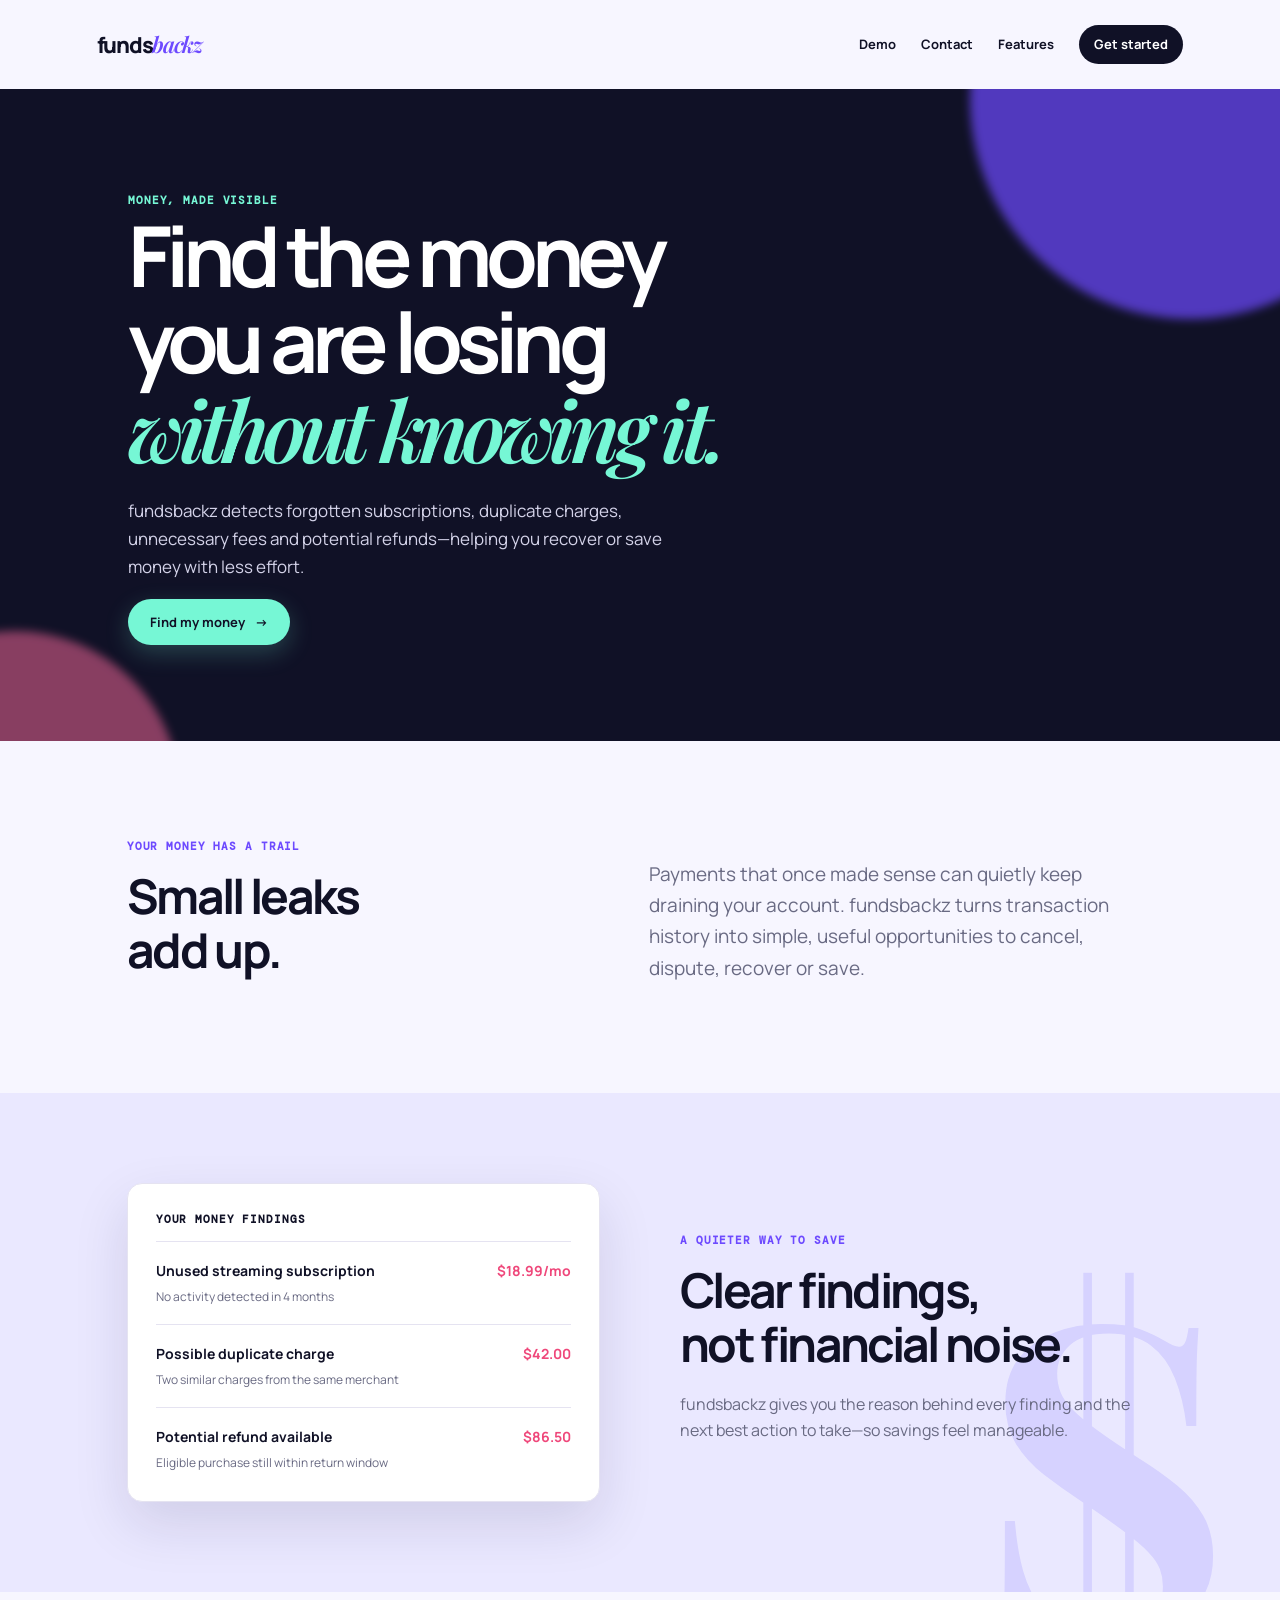
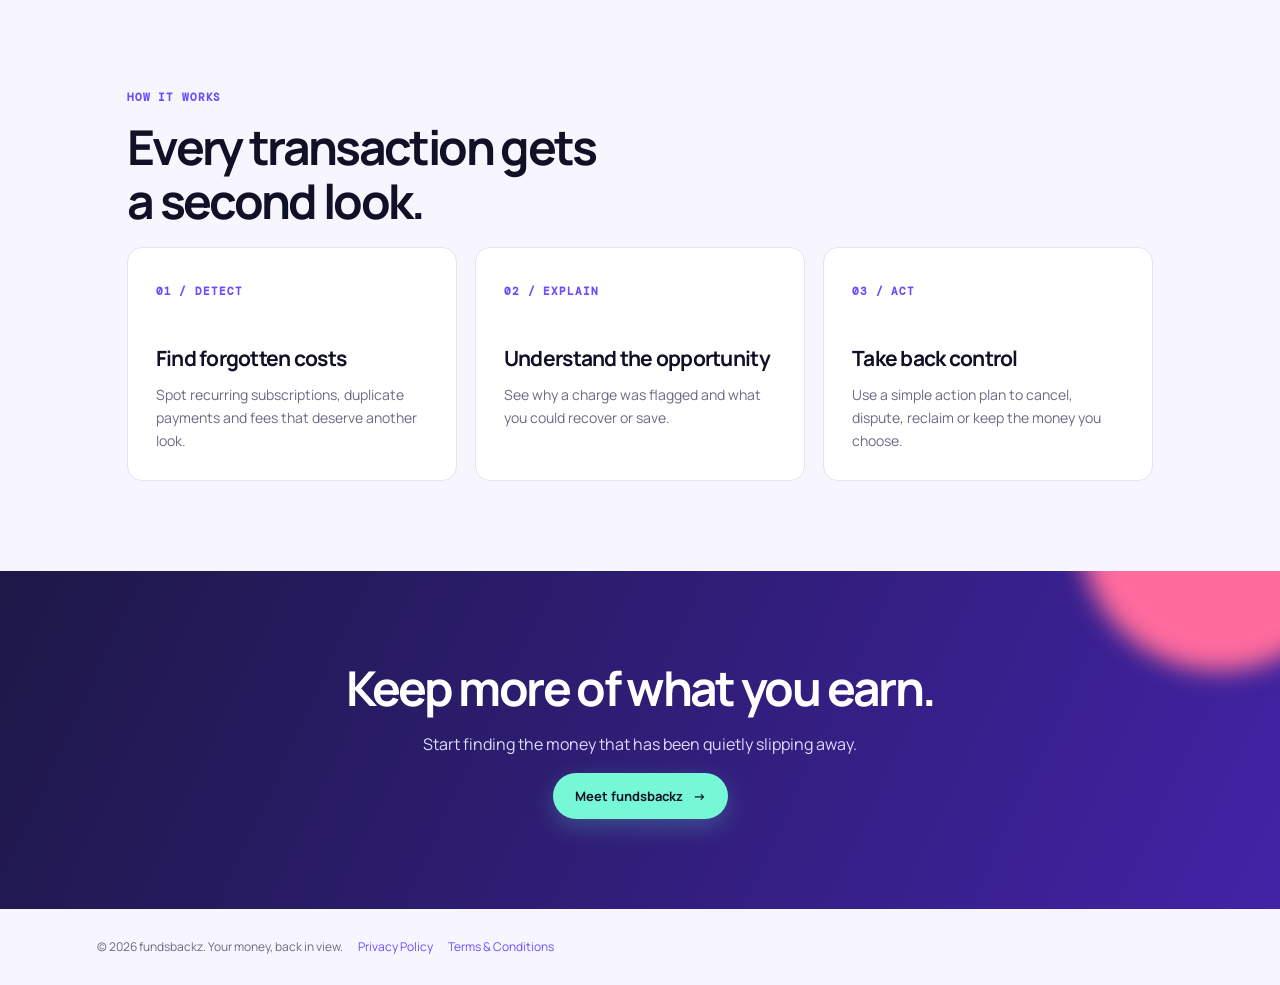
<file: index.html>
<!doctype html><html lang="en"><head><meta charset="utf-8"><meta name="viewport" content="width=device-width"><title>fundsbackz | Find money you are losing</title><link rel="stylesheet" href="site.css"></head><body><header class="nav"><span class="logo">funds<i>backz</i></span><nav><a href="demo.html">Demo</a><a href="contact.html">Contact</a><a href="product.html">Features</a><a href="#start">Get started</a></nav></header><main><section class="hero"><div><span class="eyebrow">MONEY, MADE VISIBLE</span><h1>Find the money<br>you are losing<br><em>without knowing it.</em></h1><p>fundsbackz detects forgotten subscriptions, duplicate charges, unnecessary fees and potential refunds—helping you recover or save money with less effort.</p><a class="btn" href="#find">Find my money <span>→</span></a></div></section><section class="wrap intro"><div><span class="eyebrow">YOUR MONEY HAS A TRAIL</span><h2>Small leaks<br>add up.</h2></div><p>Payments that once made sense can quietly keep draining your account. fundsbackz turns transaction history into simple, useful opportunities to cancel, dispute, recover or save.</p></section><section class="panel" id="find"><div class="wrap"><div class="card"><div class="head">YOUR MONEY FINDINGS</div><div class="row"><b>Unused streaming subscription <span class="amount">$18.99/mo</span></b><p>No activity detected in 4 months</p></div><div class="row"><b>Possible duplicate charge <span class="amount">$42.00</span></b><p>Two similar charges from the same merchant</p></div><div class="row"><b>Potential refund available <span class="amount">$86.50</span></b><p>Eligible purchase still within return window</p></div></div><div><span class="eyebrow">A QUIETER WAY TO SAVE</span><h2>Clear findings,<br>not financial noise.</h2><p>fundsbackz gives you the reason behind every finding and the next best action to take—so savings feel manageable.</p></div></div></section><section class="wrap" id="how"><span class="eyebrow">HOW IT WORKS</span><h2>Every transaction gets<br>a second look.</h2><div class="grid"><article class="box"><span class="num">01 / DETECT</span><h3>Find forgotten costs</h3><p>Spot recurring subscriptions, duplicate payments and fees that deserve another look.</p></article><article class="box"><span class="num">02 / EXPLAIN</span><h3>Understand the opportunity</h3><p>See why a charge was flagged and what you could recover or save.</p></article><article class="box"><span class="num">03 / ACT</span><h3>Take back control</h3><p>Use a simple action plan to cancel, dispute, reclaim or keep the money you choose.</p></article></div></section><section class="band" id="start"><h2>Keep more of what you earn.</h2><p>Start finding the money that has been quietly slipping away.</p><a class="btn" href="mailto:hello@fundsbackz.it.com">Meet fundsbackz <span>→</span></a></section></main><footer class="foot">© 2026 fundsbackz. Your money, back in view. <a href="privacy.html">Privacy Policy</a> <a href="terms.html">Terms &amp; Conditions</a></footer></body></html>
</file>
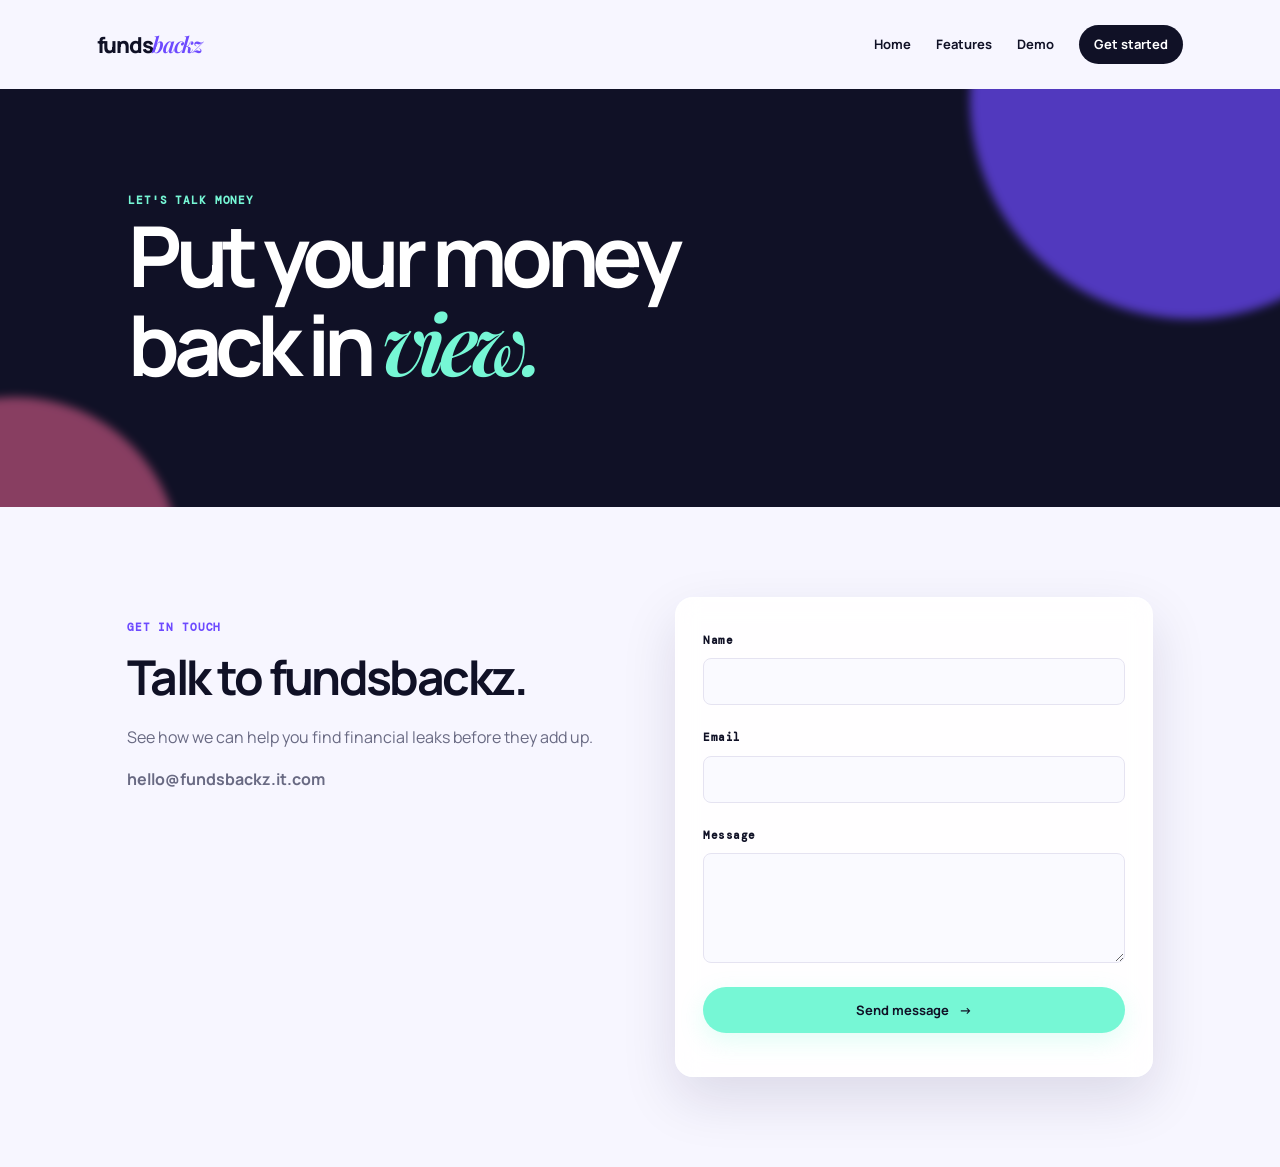
<file: contact.html>
<!doctype html><html lang="en"><head><meta charset="utf-8"><meta name="viewport" content="width=device-width"><title>fundsbackz | Contact</title><link rel="stylesheet" href="site.css"></head><body><header class="nav"><span class="logo">funds<i>backz</i></span><nav><a href="index.html">Home</a><a href="product.html">Features</a><a href="demo.html">Demo</a><a href="contact.html">Get started</a></nav></header><main><section class="hero"><span class="eyebrow">LET'S TALK MONEY</span><h1>Put your money<br>back in <em>view.</em></h1></section><section class="wrap contact-wrap"><div><span class="eyebrow">GET IN TOUCH</span><h2>Talk to fundsbackz.</h2><p>See how we can help you find financial leaks before they add up.</p><p><strong>hello@fundsbackz.it.com</strong></p></div><form class="card" onsubmit="event.preventDefault();document.getElementById('m').textContent='Thank you. We will be in touch.'"><label>Name</label><input required><label>Email</label><input type="email" required><label>Message</label><textarea></textarea><button class="btn form-btn">Send message <span>→</span></button><p id="m"></p></form></section></main></body></html>
</file>
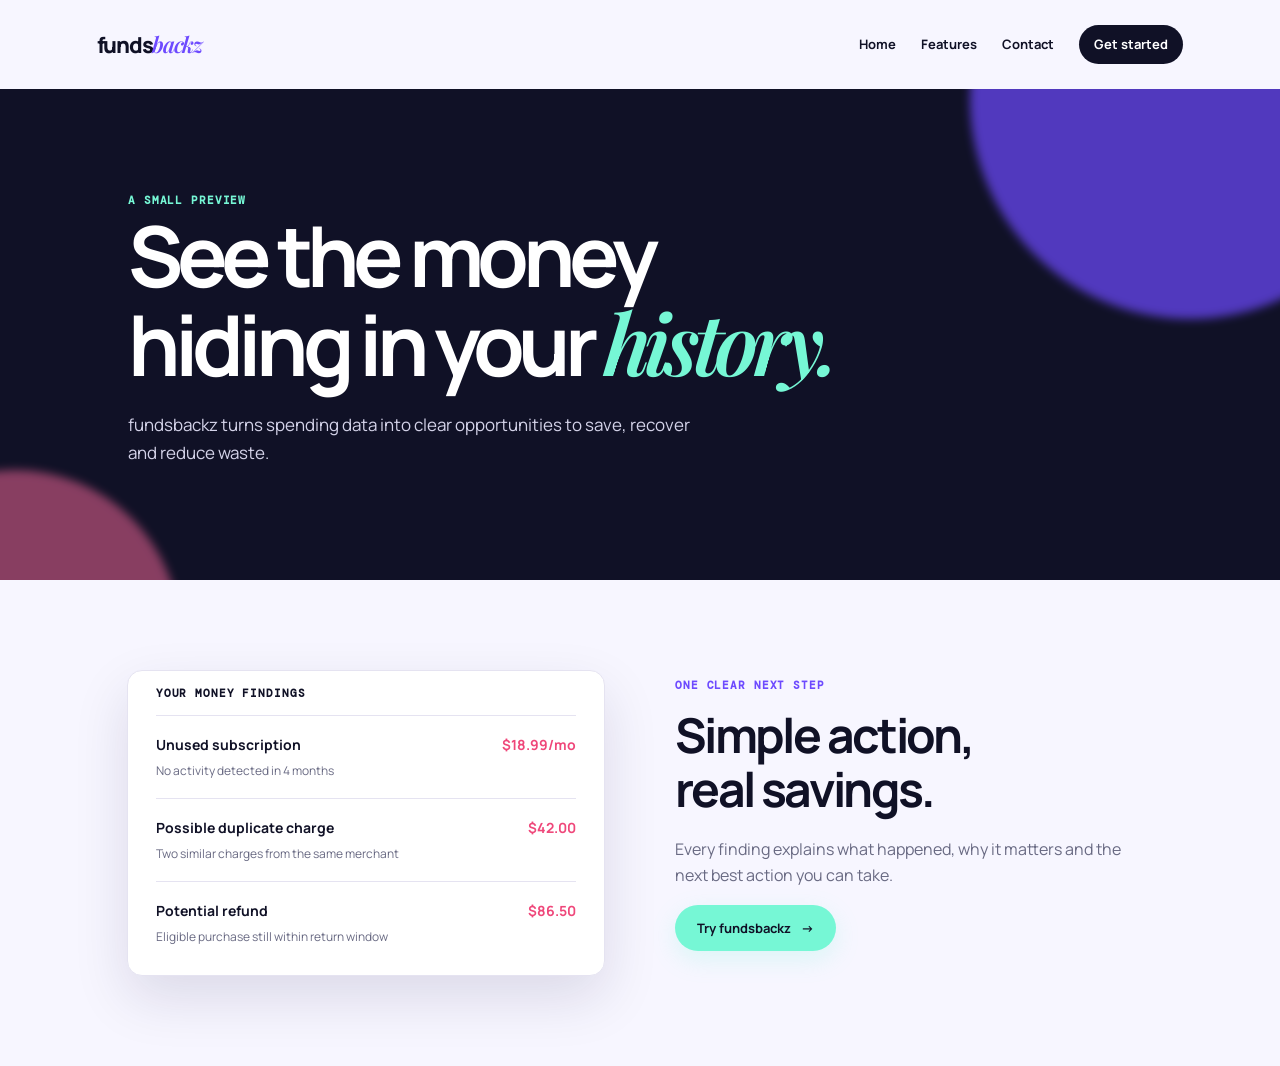
<file: demo.html>
<!doctype html><html lang="en"><head><meta charset="utf-8"><meta name="viewport" content="width=device-width"><title>fundsbackz | Demo</title><link rel="stylesheet" href="site.css"></head><body><header class="nav"><span class="logo">funds<i>backz</i></span><nav><a href="index.html">Home</a><a href="product.html">Features</a><a href="contact.html">Contact</a><a href="contact.html">Get started</a></nav></header><main><section class="hero"><span class="eyebrow">A SMALL PREVIEW</span><h1>See the money<br>hiding in your <em>history.</em></h1><p>fundsbackz turns spending data into clear opportunities to save, recover and reduce waste.</p></section><section class="wrap contact-wrap"><div class="card"><div class="head">YOUR MONEY FINDINGS</div><div class="row"><b>Unused subscription <span class="amount">$18.99/mo</span></b><p>No activity detected in 4 months</p></div><div class="row"><b>Possible duplicate charge <span class="amount">$42.00</span></b><p>Two similar charges from the same merchant</p></div><div class="row"><b>Potential refund <span class="amount">$86.50</span></b><p>Eligible purchase still within return window</p></div></div><div><span class="eyebrow">ONE CLEAR NEXT STEP</span><h2>Simple action,<br>real savings.</h2><p>Every finding explains what happened, why it matters and the next best action you can take.</p><a class="btn" href="contact.html">Try fundsbackz <span>→</span></a></div></section></main></body></html>
</file>
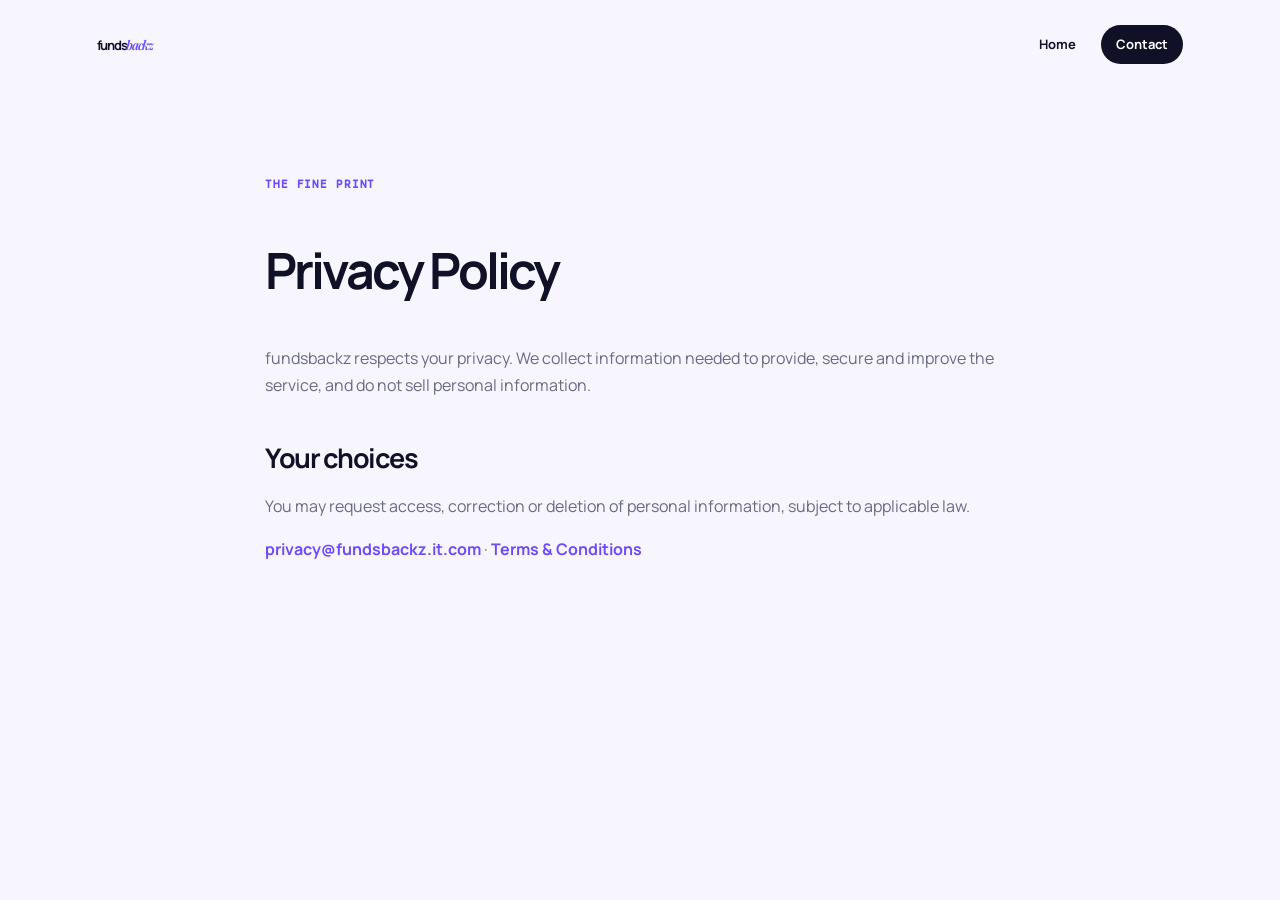
<file: privacy.html>
<!doctype html><html lang="en"><head><meta charset="utf-8"><meta name="viewport" content="width=device-width"><title>fundsbackz | Privacy</title><link rel="stylesheet" href="site.css"></head><body><header class="nav"><a class="logo" href="index.html">funds<i>backz</i></a><nav><a href="index.html">Home</a><a href="contact.html">Contact</a></nav></header><main class="legal"><span class="eyebrow">THE FINE PRINT</span><h1>Privacy Policy</h1><p>fundsbackz respects your privacy. We collect information needed to provide, secure and improve the service, and do not sell personal information.</p><h2>Your choices</h2><p>You may request access, correction or deletion of personal information, subject to applicable law.</p><p><a href="mailto:privacy@fundsbackz.it.com">privacy@fundsbackz.it.com</a> · <a href="terms.html">Terms &amp; Conditions</a></p></main></body></html>
</file>
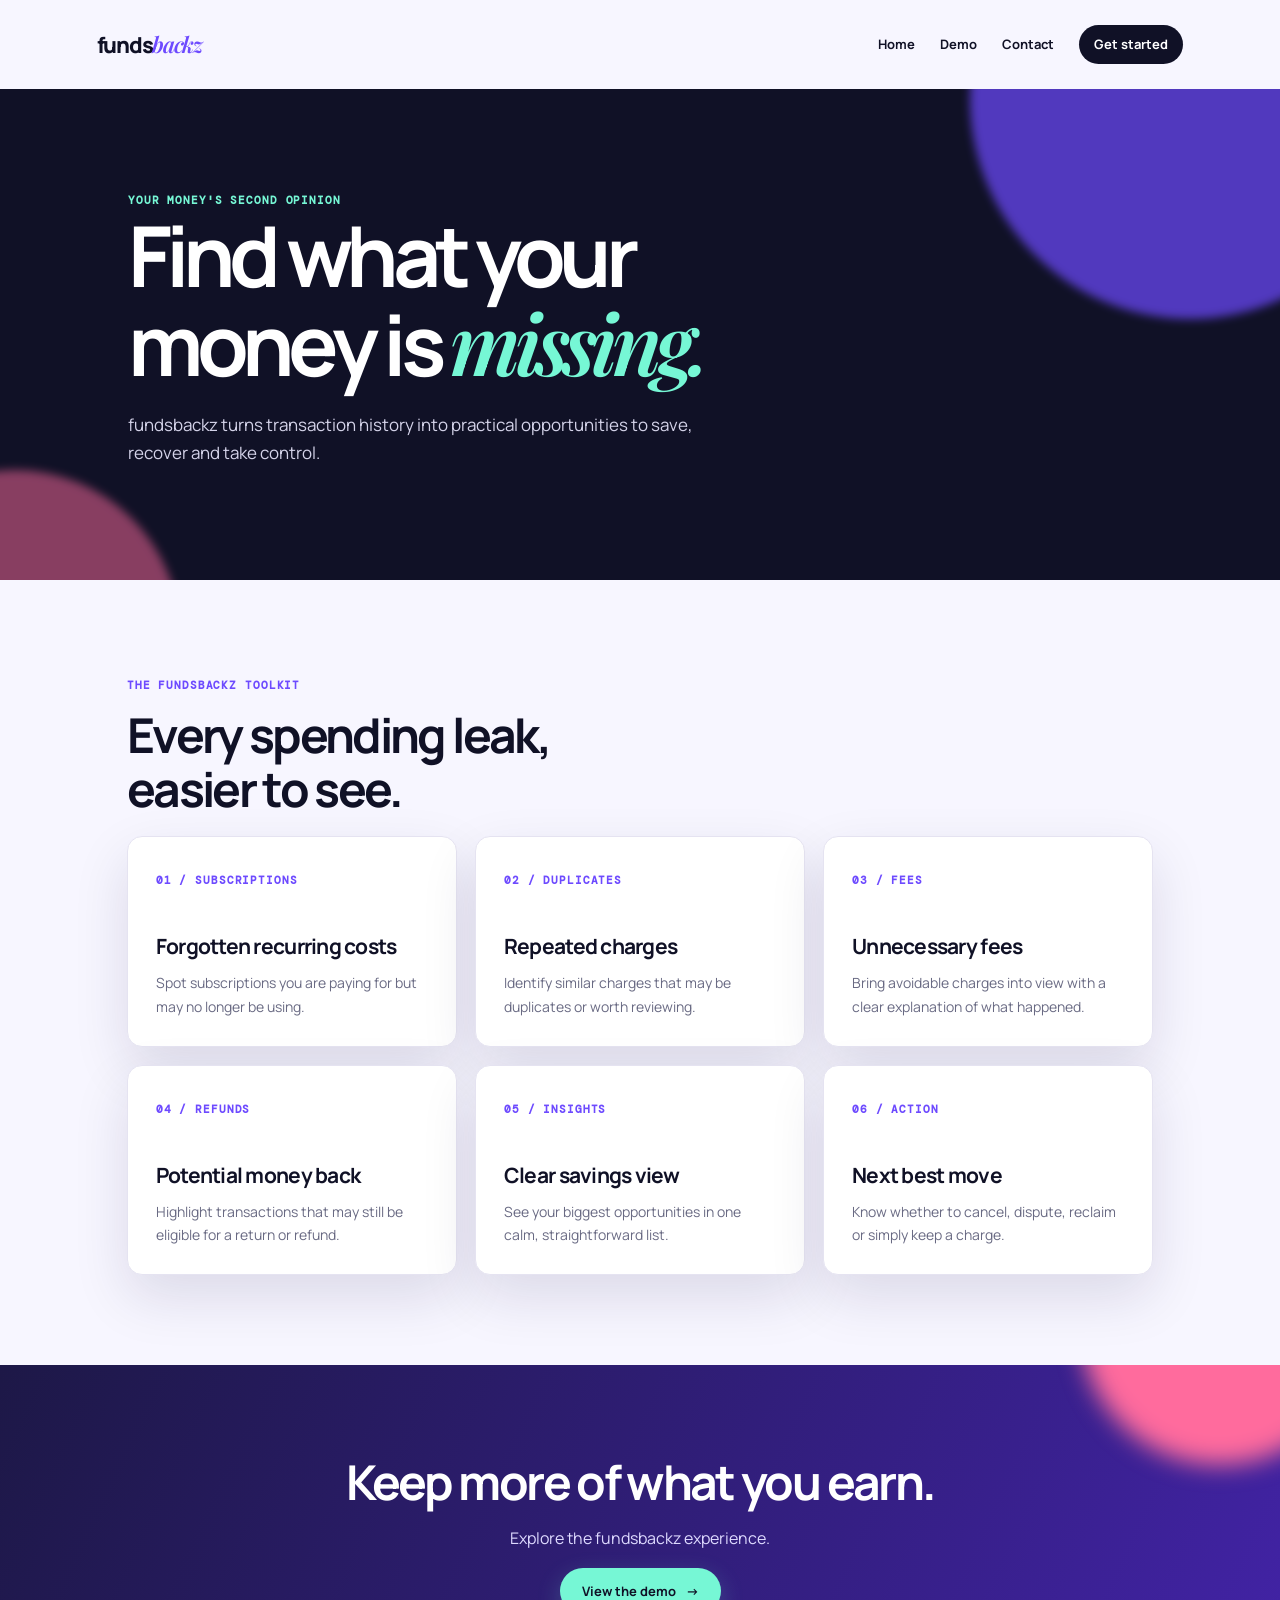
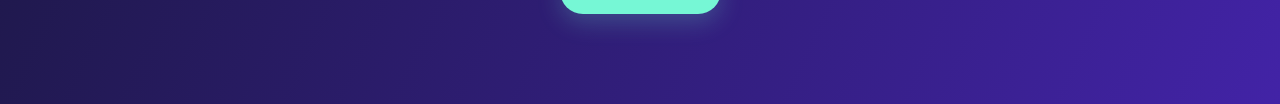
<file: product.html>
<!doctype html><html lang="en"><head><meta charset="utf-8"><meta name="viewport" content="width=device-width"><title>fundsbackz | Product &amp; Features</title><link rel="stylesheet" href="site.css"></head><body><header class="nav"><span class="logo">funds<i>backz</i></span><nav><a href="index.html">Home</a><a href="demo.html">Demo</a><a href="contact.html">Contact</a><a href="contact.html">Get started</a></nav></header><main><section class="hero"><span class="eyebrow">YOUR MONEY'S SECOND OPINION</span><h1>Find what your<br>money is <em>missing.</em></h1><p>fundsbackz turns transaction history into practical opportunities to save, recover and take control.</p></section><section class="wrap"><span class="eyebrow">THE FUNDSBACKZ TOOLKIT</span><h2>Every spending leak,<br>easier to see.</h2><div class="grid"><article class="card"><span class="num">01 / SUBSCRIPTIONS</span><h3>Forgotten recurring costs</h3><p>Spot subscriptions you are paying for but may no longer be using.</p></article><article class="card"><span class="num">02 / DUPLICATES</span><h3>Repeated charges</h3><p>Identify similar charges that may be duplicates or worth reviewing.</p></article><article class="card"><span class="num">03 / FEES</span><h3>Unnecessary fees</h3><p>Bring avoidable charges into view with a clear explanation of what happened.</p></article><article class="card"><span class="num">04 / REFUNDS</span><h3>Potential money back</h3><p>Highlight transactions that may still be eligible for a return or refund.</p></article><article class="card"><span class="num">05 / INSIGHTS</span><h3>Clear savings view</h3><p>See your biggest opportunities in one calm, straightforward list.</p></article><article class="card"><span class="num">06 / ACTION</span><h3>Next best move</h3><p>Know whether to cancel, dispute, reclaim or simply keep a charge.</p></article></div></section><section class="dark"><h2>Keep more of what you earn.</h2><p>Explore the fundsbackz experience.</p><a class="btn" href="demo.html">View the demo <span>→</span></a></section></main></body></html>
</file>
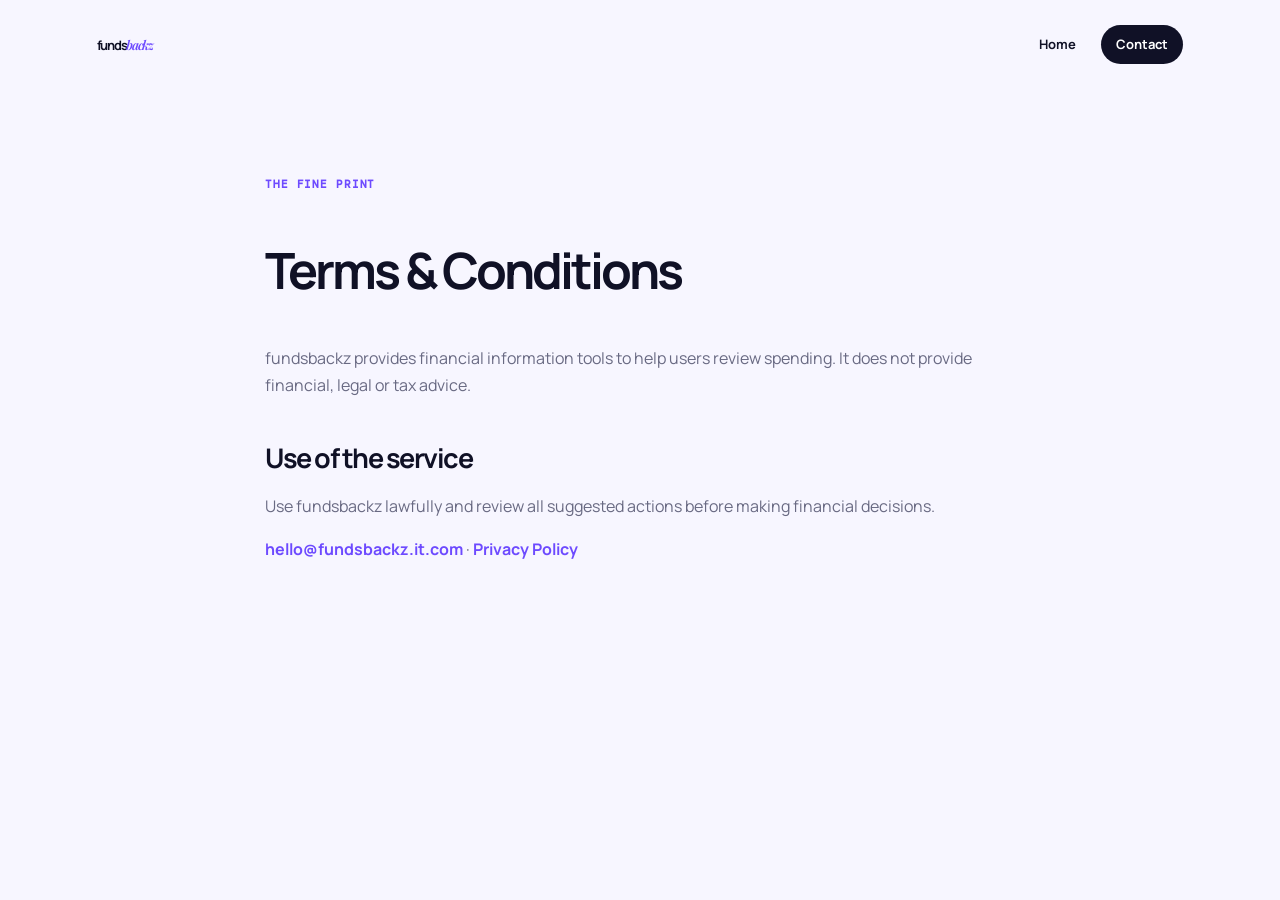
<file: terms.html>
<!doctype html><html lang="en"><head><meta charset="utf-8"><meta name="viewport" content="width=device-width"><title>fundsbackz | Terms</title><link rel="stylesheet" href="site.css"></head><body><header class="nav"><a class="logo" href="index.html">funds<i>backz</i></a><nav><a href="index.html">Home</a><a href="contact.html">Contact</a></nav></header><main class="legal"><span class="eyebrow">THE FINE PRINT</span><h1>Terms &amp; Conditions</h1><p>fundsbackz provides financial information tools to help users review spending. It does not provide financial, legal or tax advice.</p><h2>Use of the service</h2><p>Use fundsbackz lawfully and review all suggested actions before making financial decisions.</p><p><a href="mailto:hello@fundsbackz.it.com">hello@fundsbackz.it.com</a> · <a href="privacy.html">Privacy Policy</a></p></main></body></html>
</file>
<file: site.css>
@import url('https://fonts.googleapis.com/css2?family=DM+Mono&family=Manrope:wght@400;500;600;700;800&family=Playfair+Display:ital,wght@0,600;0,700;1,600&display=swap');
:root{--ink:#101126;--muted:#696a83;--paper:#f7f6ff;--line:#e5e3f1;--purple:#6d4aff;--pink:#ff6b9d;--aqua:#76f7d5;--shadow:0 22px 55px rgba(23,20,62,.12)}*{box-sizing:border-box}html{scroll-behavior:smooth}body{margin:0;background:var(--paper);color:var(--ink);font-family:Manrope,Arial,sans-serif;line-height:1.65}a{color:inherit;text-decoration:none}.nav{width:min(1240px,100%);margin:auto;padding:25px 6%;display:flex;align-items:center;justify-content:space-between;position:relative;z-index:2}.logo{font-size:22px;font-weight:800;letter-spacing:-1.3px}.logo i{font-family:'Playfair Display',serif;color:var(--purple);font-weight:600}.nav nav{display:flex;gap:25px;align-items:center}.nav a{font-size:13px;font-weight:700}.nav a:hover{color:var(--purple)}.nav nav a:last-child{background:var(--ink);color:#fff;border-radius:999px;padding:9px 15px}.hero{background:var(--ink);color:white;padding:96px 10%;position:relative;overflow:hidden;isolation:isolate}.hero:before,.hero:after{content:'';position:absolute;border-radius:50%;filter:blur(5px);z-index:-1}.hero:before{width:440px;height:440px;background:var(--purple);right:-130px;top:-210px;opacity:.7}.hero:after{width:330px;height:330px;background:var(--pink);left:-150px;bottom:-220px;opacity:.5}.hero h1{font-size:clamp(48px,7vw,84px);letter-spacing:-.075em;line-height:1.03;max-width:850px;margin:0 0 23px}.hero h1 em{font-family:'Playfair Display',serif;color:var(--aqua);font-weight:600}.hero p{max-width:580px;color:#d4d3e9;font-size:17px}.eyebrow,.num{font-family:'DM Mono',monospace;color:var(--purple);letter-spacing:.08em;font-size:11px;font-weight:bold}.hero .eyebrow{color:var(--aqua)}.btn{display:inline-flex;align-items:center;gap:10px;background:var(--aqua);color:var(--ink);border:0;border-radius:999px;padding:14px 22px;font:700 13px Manrope,Arial;cursor:pointer;box-shadow:0 8px 25px rgba(118,247,213,.22);transition:.2s transform}.btn:hover{transform:translateY(-2px)}.wrap{width:min(1180px,100%);margin:auto;padding:90px 6%}h2{font-size:clamp(30px,4vw,48px);line-height:1.12;letter-spacing:-.055em;margin:12px 0 20px}h3{line-height:1.2;letter-spacing:-.035em}p{color:var(--muted)}.intro{display:grid;grid-template-columns:.9fr 1.1fr;gap:110px;align-items:start}.intro p{font-size:19px;margin-top:28px}.panel{background:#eae8ff;position:relative;overflow:hidden}.panel:after{content:'$';position:absolute;right:4%;bottom:-150px;font:700 430px 'Playfair Display';color:#d6d2ff}.panel .wrap{display:grid;grid-template-columns:1fr 1fr;gap:80px;align-items:center;position:relative;z-index:1}.card{background:rgba(255,255,255,.9);padding:27px;border:1px solid rgba(255,255,255,.8);border-radius:18px;box-shadow:var(--shadow);backdrop-filter:blur(12px)}.head{font:700 11px 'DM Mono';letter-spacing:.08em;border-bottom:1px solid var(--line);padding-bottom:15px}.row{padding:17px 0;border-bottom:1px solid var(--line);font-size:14px}.row:last-child{border:0;padding-bottom:0}.row b{display:block}.row p{font-size:12px;margin:5px 0 0}.amount{float:right;color:#ef477a}.grid{display:grid;grid-template-columns:repeat(3,1fr);gap:18px}.box,.card:not(form){background:white;border:1px solid var(--line);border-radius:15px;padding:28px;transition:.25s transform,.25s box-shadow}.box:hover,.card:not(form):hover{transform:translateY(-6px);box-shadow:var(--shadow)}.box h3,.grid .card h3{margin:43px 0 12px;font-size:21px}.box p,.grid .card p{font-size:14px;margin:0}.band,.dark{background:linear-gradient(115deg,#1d1847,#4223a6);color:white;text-align:center;padding:90px 8%;position:relative;overflow:hidden}.band:after,.dark:after{content:'';position:absolute;width:280px;height:280px;background:var(--pink);border-radius:50%;right:-80px;top:-180px;filter:blur(12px)}.band h2,.dark h2{position:relative;margin:auto;max-width:600px}.band p,.dark p{color:#dedaff;position:relative}.band .btn,.dark .btn{position:relative}.foot{width:min(1240px,100%);margin:auto;padding:28px 6%;font-size:12px;color:var(--muted)}.foot a{margin-left:13px;color:var(--purple)}.legal{max-width:800px;margin:0 auto;padding:80px 25px}.legal h1{font-size:50px;letter-spacing:-.06em}.legal h2{font-size:27px;margin-top:45px}.legal a{color:var(--purple);font-weight:700}form.card{box-shadow:var(--shadow)}input,textarea{font:14px Manrope,Arial;width:100%;padding:13px 14px;margin:7px 0 17px;border:1px solid var(--line);border-radius:8px;background:#fafaff;outline-color:var(--purple)}textarea{min-height:110px;resize:vertical}label{font:700 11px 'DM Mono';letter-spacing:.05em}.form-btn{width:100%;justify-content:center}.contact-wrap{display:grid;grid-template-columns:1fr 1fr;gap:70px}.contact-wrap>div:first-child{padding-top:15px}@media(max-width:700px){.nav{padding:19px 6%}.nav nav{gap:13px}.nav nav a{font-size:11px}.nav nav a:nth-child(2){display:none}.hero{padding:73px 7%}.wrap{padding:65px 7%}.intro,.panel .wrap,.grid,.contact-wrap{grid-template-columns:1fr;gap:30px}.intro p{margin-top:0}.panel .wrap{gap:35px}.nav nav a:last-child{padding:7px 10px}.legal{padding:55px 7%}}
</file>
